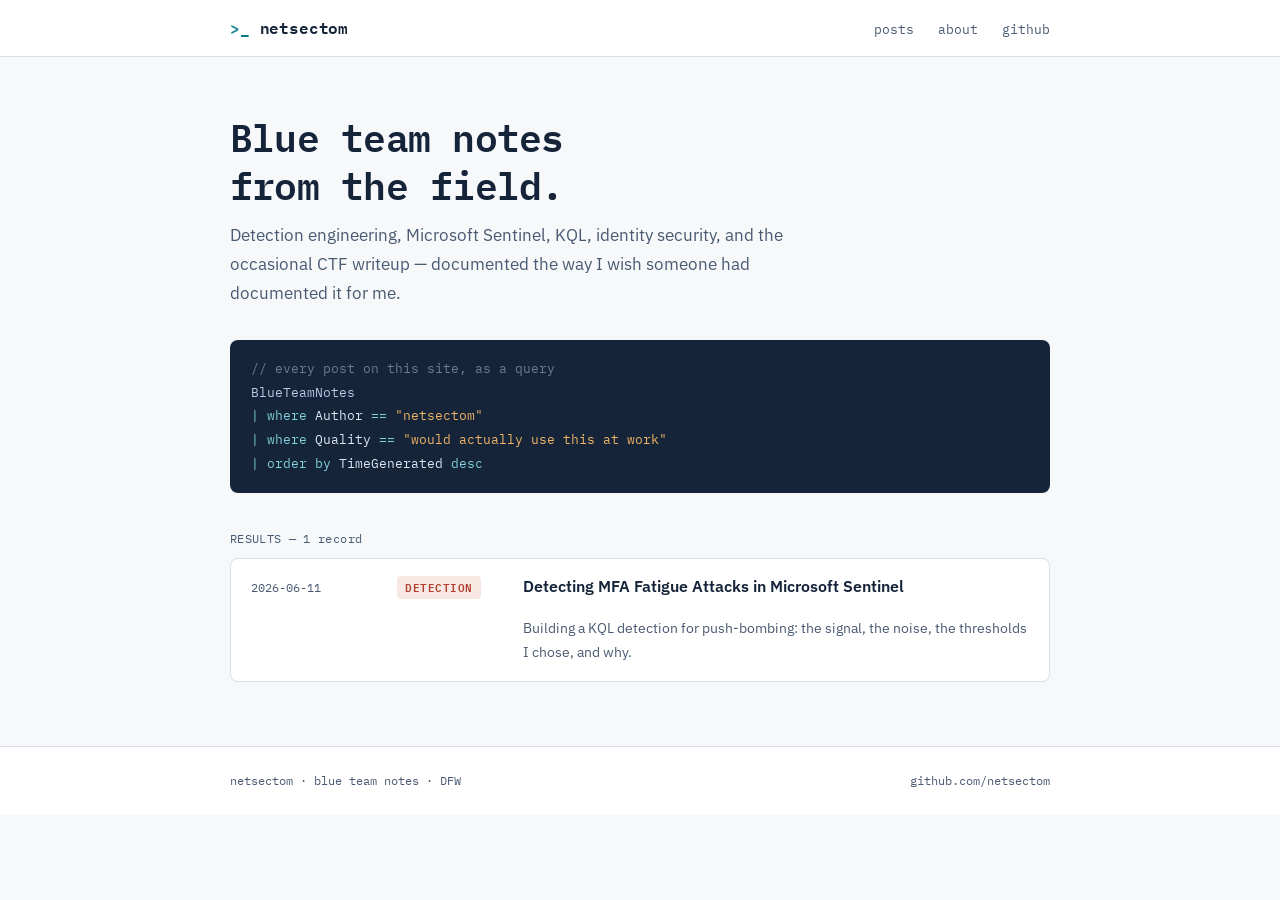
<file: index.html>
<!DOCTYPE html>
<html lang="en">
<head>
  <meta charset="UTF-8">
  <meta name="viewport" content="width=device-width, initial-scale=1.0">
  <title>netsectom — blue team notes from the field</title>
  <meta name="description" content="Detection engineering, Microsoft Sentinel, KQL, identity security, and CTF writeups. Blue team notes from a working security engineer.">
  <link rel="preconnect" href="https://fonts.googleapis.com">
  <link rel="preconnect" href="https://fonts.gstatic.com" crossorigin>
  <link href="https://fonts.googleapis.com/css2?family=IBM+Plex+Mono:wght@400;500;600&family=IBM+Plex+Sans:wght@400;600&display=swap" rel="stylesheet">
  <link rel="stylesheet" href="assets/style.css">
</head>
<body>

  <nav>
    <div class="nav-inner">
      <a class="logo" href="/"><span class="prompt">&gt;_</span> netsectom</a>
      <ul class="nav-links">
        <li><a href="/">posts</a></li>
        <li><a href="about.html">about</a></li>
        <li><a href="https://github.com/netsectom">github</a></li>
      </ul>
    </div>
  </nav>

  <header class="hero">
    <h1>Blue team notes<br>from the field.</h1>
    <p class="tagline">
      Detection engineering, Microsoft Sentinel, KQL, identity security, and the
      occasional CTF writeup — documented the way I wish someone had documented
      it for me.
    </p>

    <div class="query-block" aria-label="Decorative KQL query">
<span class="cmt">// every post on this site, as a query</span><br>
<span class="tbl">BlueTeamNotes</span><br>
<span class="kw">| where</span> Author <span class="kw">==</span> <span class="str">"netsectom"</span><br>
<span class="kw">| where</span> Quality <span class="kw">==</span> <span class="str">"would actually use this at work"</span><br>
<span class="kw">| order by</span> TimeGenerated <span class="kw">desc</span>
    </div>
  </header>

  <main class="results">
    <div class="results-meta">RESULTS — 1 record</div>
    <div class="result-table">

      <a class="result-row" href="posts/detecting-mfa-fatigue-sentinel.html">
        <span class="ts">2026-06-11</span>
        <span class="sev sev-detection">DETECTION</span>
        <span class="title">Detecting MFA Fatigue Attacks in Microsoft Sentinel</span>
        <span class="summary">Building a KQL detection for push-bombing: the signal, the noise, the thresholds I chose, and why.</span>
      </a>

      <!-- TEMPLATE — copy this block for each new post
      <a class="result-row" href="posts/YOUR-POST-SLUG.html">
        <span class="ts">YYYY-MM-DD</span>
        <span class="sev sev-identity">IDENTITY</span>   sev options: sev-detection, sev-identity, sev-lab, sev-ctf
        <span class="title">Your Post Title</span>
        <span class="summary">One sentence on what the reader gets.</span>
      </a>
      -->

    </div>
  </main>

  <footer>
    <div class="footer-inner">
      <span>netsectom · blue team notes · DFW</span>
      <span><a href="https://github.com/netsectom">github.com/netsectom</a></span>
    </div>
  </footer>

</body>
</html>
</file>
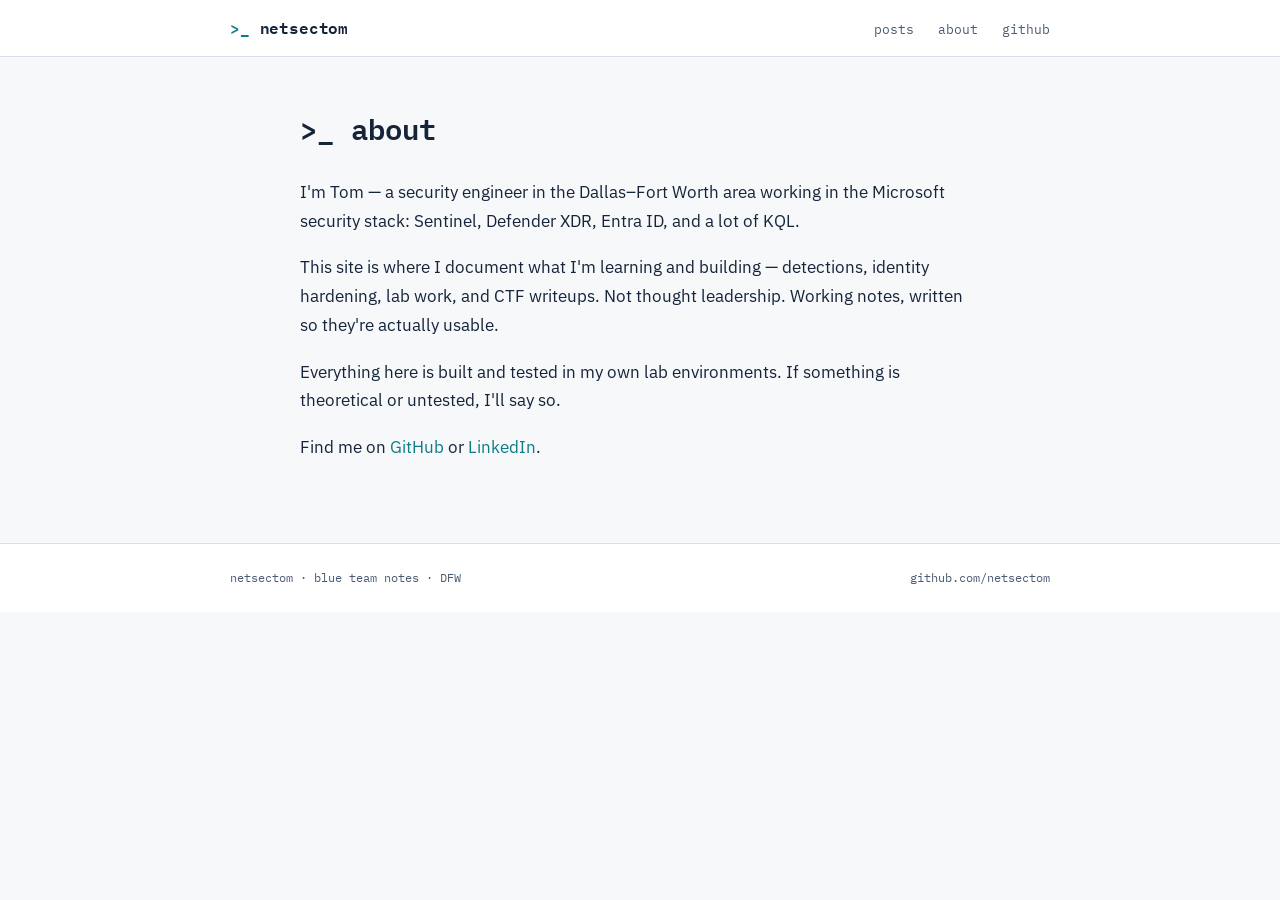
<file: about.html>
<!DOCTYPE html>
<html lang="en">
<head>
  <meta charset="UTF-8">
  <meta name="viewport" content="width=device-width, initial-scale=1.0">
  <title>About — netsectom</title>
  <link rel="preconnect" href="https://fonts.googleapis.com">
  <link rel="preconnect" href="https://fonts.gstatic.com" crossorigin>
  <link href="https://fonts.googleapis.com/css2?family=IBM+Plex+Mono:wght@400;500;600&family=IBM+Plex+Sans:wght@400;600&display=swap" rel="stylesheet">
  <link rel="stylesheet" href="assets/style.css">
</head>
<body>

  <nav>
    <div class="nav-inner">
      <a class="logo" href="/"><span class="prompt">&gt;_</span> netsectom</a>
      <ul class="nav-links">
        <li><a href="/">posts</a></li>
        <li><a href="about.html">about</a></li>
        <li><a href="https://github.com/netsectom">github</a></li>
      </ul>
    </div>
  </nav>

  <main class="page">
    <h1>&gt;_ about</h1>

    <p>
      I'm Tom — a security engineer in the Dallas–Fort Worth area working in the
      Microsoft security stack: Sentinel, Defender XDR, Entra ID, and a lot of KQL.
    </p>
    <p>
      This site is where I document what I'm learning and building — detections,
      identity hardening, lab work, and CTF writeups. Not thought leadership.
      Working notes, written so they're actually usable.
    </p>
    <p>
      Everything here is built and tested in my own lab environments. If something
      is theoretical or untested, I'll say so.
    </p>
    <p>
      Find me on <a href="https://github.com/netsectom">GitHub</a> or
      <a href="https://www.linkedin.com/">LinkedIn</a>. <!-- TODO: paste your LinkedIn URL -->
    </p>
  </main>

  <footer>
    <div class="footer-inner">
      <span>netsectom · blue team notes · DFW</span>
      <span><a href="https://github.com/netsectom">github.com/netsectom</a></span>
    </div>
  </footer>

</body>
</html>
</file>
<file: assets/style.css>
/* ── netsectom.com ─ design tokens ─────────────────────────── */
:root {
  --paper: #f6f8fa;        /* log-printout off-white */
  --panel: #ffffff;
  --ink: #16243a;          /* deep navy ink */
  --ink-soft: #4a5a72;
  --rule: #d7dee8;
  --accent: #0e7c86;       /* SOC-dashboard teal */
  --accent-soft: #e3f1f2;
  --sev-info: #2f6fb6;
  --sev-low: #8a8f3c;
  --sev-med: #c07a1f;
  --sev-high: #b3402e;
  --mono: "IBM Plex Mono", ui-monospace, "SF Mono", Consolas, monospace;
  --sans: "IBM Plex Sans", -apple-system, "Segoe UI", sans-serif;
  --maxw: 860px;
}

* { margin: 0; padding: 0; box-sizing: border-box; }

html { scroll-behavior: smooth; }
@media (prefers-reduced-motion: reduce) {
  html { scroll-behavior: auto; }
  * { animation: none !important; transition: none !important; }
}

body {
  background: var(--paper);
  color: var(--ink);
  font-family: var(--sans);
  font-size: 1.0625rem;
  line-height: 1.7;
}

a { color: var(--accent); text-decoration: none; }
a:hover { text-decoration: underline; }
a:focus-visible, button:focus-visible {
  outline: 2px solid var(--accent);
  outline-offset: 2px;
}

/* ── nav ───────────────────────────────────────────────────── */
nav {
  border-bottom: 1px solid var(--rule);
  background: var(--panel);
}
.nav-inner {
  max-width: var(--maxw);
  margin: 0 auto;
  padding: 0.9rem 1.25rem;
  display: flex;
  justify-content: space-between;
  align-items: baseline;
  gap: 1rem;
}
.logo {
  font-family: var(--mono);
  font-weight: 600;
  font-size: 1rem;
  color: var(--ink);
  letter-spacing: -0.01em;
}
.logo .prompt { color: var(--accent); }
.nav-links {
  display: flex;
  gap: 1.5rem;
  list-style: none;
  font-family: var(--mono);
  font-size: 0.8rem;
}
.nav-links a { color: var(--ink-soft); }
.nav-links a:hover { color: var(--accent); text-decoration: none; }

/* ── hero: the query ───────────────────────────────────────── */
header.hero {
  max-width: var(--maxw);
  margin: 0 auto;
  padding: 3.5rem 1.25rem 2.25rem;
}
.hero h1 {
  font-family: var(--mono);
  font-size: clamp(1.6rem, 4.5vw, 2.4rem);
  font-weight: 600;
  letter-spacing: -0.02em;
  line-height: 1.25;
}
.hero p.tagline {
  margin-top: 0.75rem;
  color: var(--ink-soft);
  max-width: 56ch;
}

.query-block {
  margin-top: 2rem;
  background: var(--ink);
  color: #dce6f2;
  border-radius: 8px;
  font-family: var(--mono);
  font-size: 0.82rem;
  line-height: 1.8;
  padding: 1.1rem 1.3rem;
  overflow-x: auto;
}
.query-block .kw  { color: #7fd1da; }   /* operators */
.query-block .str { color: #f0b566; }   /* strings */
.query-block .tbl { color: #b8c9e8; }   /* table names */
.query-block .cmt { color: #6b7c95; }   /* comments */

/* ── post list as query results ────────────────────────────── */
.results {
  max-width: var(--maxw);
  margin: 0 auto 4rem;
  padding: 0 1.25rem;
}
.results-meta {
  font-family: var(--mono);
  font-size: 0.72rem;
  color: var(--ink-soft);
  margin-bottom: 0.6rem;
  letter-spacing: 0.03em;
}
.result-table {
  background: var(--panel);
  border: 1px solid var(--rule);
  border-radius: 8px;
  overflow: hidden;
}
.result-row {
  display: grid;
  grid-template-columns: 130px 110px 1fr;
  gap: 1rem;
  padding: 1rem 1.25rem;
  border-bottom: 1px solid var(--rule);
  align-items: baseline;
  color: inherit;
  transition: background 0.15s ease;
}
.result-row:last-child { border-bottom: none; }
.result-row:hover { background: var(--accent-soft); text-decoration: none; }
.result-row .ts {
  font-family: var(--mono);
  font-size: 0.75rem;
  color: var(--ink-soft);
}
.result-row .title {
  font-weight: 600;
  font-size: 1rem;
  line-height: 1.45;
}
.result-row .summary {
  grid-column: 3;
  font-size: 0.88rem;
  color: var(--ink-soft);
  margin-top: 0.15rem;
}

/* severity badges — functional color, used nowhere else */
.sev {
  font-family: var(--mono);
  font-size: 0.68rem;
  font-weight: 600;
  letter-spacing: 0.05em;
  padding: 0.15rem 0.5rem;
  border-radius: 4px;
  justify-self: start;
}
.sev-detection { background: #f7e8e4; color: var(--sev-high); }
.sev-identity  { background: #e8edf7; color: var(--sev-info); }
.sev-lab       { background: #eef0e0; color: var(--sev-low); }
.sev-ctf       { background: #f7efe2; color: var(--sev-med); }

/* ── article pages ─────────────────────────────────────────── */
article {
  max-width: 720px;
  margin: 0 auto;
  padding: 3rem 1.25rem 4rem;
}
article .post-meta {
  font-family: var(--mono);
  font-size: 0.75rem;
  color: var(--ink-soft);
  display: flex;
  gap: 1rem;
  align-items: center;
  margin-bottom: 1rem;
}
article h1 {
  font-family: var(--mono);
  font-size: clamp(1.5rem, 4vw, 2.1rem);
  font-weight: 600;
  letter-spacing: -0.02em;
  line-height: 1.3;
  margin-bottom: 1.5rem;
}
article h2 {
  font-family: var(--mono);
  font-size: 1.2rem;
  font-weight: 600;
  margin: 2.5rem 0 0.75rem;
}
article h3 {
  font-size: 1.05rem;
  font-weight: 600;
  margin: 1.75rem 0 0.5rem;
}
article p { margin-bottom: 1.1rem; }
article ul, article ol { margin: 0 0 1.1rem 1.4rem; }
article li { margin-bottom: 0.35rem; }
article code {
  font-family: var(--mono);
  font-size: 0.85em;
  background: #e9edf2;
  padding: 0.1em 0.35em;
  border-radius: 4px;
}
article pre {
  background: var(--ink);
  color: #dce6f2;
  font-family: var(--mono);
  font-size: 0.82rem;
  line-height: 1.7;
  padding: 1.1rem 1.3rem;
  border-radius: 8px;
  overflow-x: auto;
  margin: 0 0 1.25rem;
}
article pre code { background: none; padding: 0; color: inherit; }
article blockquote {
  border-left: 3px solid var(--accent);
  padding-left: 1rem;
  color: var(--ink-soft);
  margin: 0 0 1.1rem;
}

.callout {
  background: var(--accent-soft);
  border: 1px solid #c6e0e2;
  border-radius: 8px;
  padding: 1rem 1.25rem;
  margin: 0 0 1.25rem;
  font-size: 0.95rem;
}
.callout strong { color: var(--accent); }

/* ── about / footer ────────────────────────────────────────── */
.page {
  max-width: 720px;
  margin: 0 auto;
  padding: 3rem 1.25rem 4rem;
}
.page h1 {
  font-family: var(--mono);
  font-size: 1.8rem;
  font-weight: 600;
  margin-bottom: 1.5rem;
}
.page p { margin-bottom: 1.1rem; }

footer {
  border-top: 1px solid var(--rule);
  background: var(--panel);
}
.footer-inner {
  max-width: var(--maxw);
  margin: 0 auto;
  padding: 1.5rem 1.25rem;
  display: flex;
  justify-content: space-between;
  gap: 1rem;
  font-family: var(--mono);
  font-size: 0.72rem;
  color: var(--ink-soft);
}
.footer-inner a { color: var(--ink-soft); }
.footer-inner a:hover { color: var(--accent); }

/* ── responsive ────────────────────────────────────────────── */
@media (max-width: 600px) {
  .result-row { grid-template-columns: 1fr; gap: 0.3rem; }
  .result-row .summary { grid-column: 1; }
  .footer-inner { flex-direction: column; }
}
</file>
